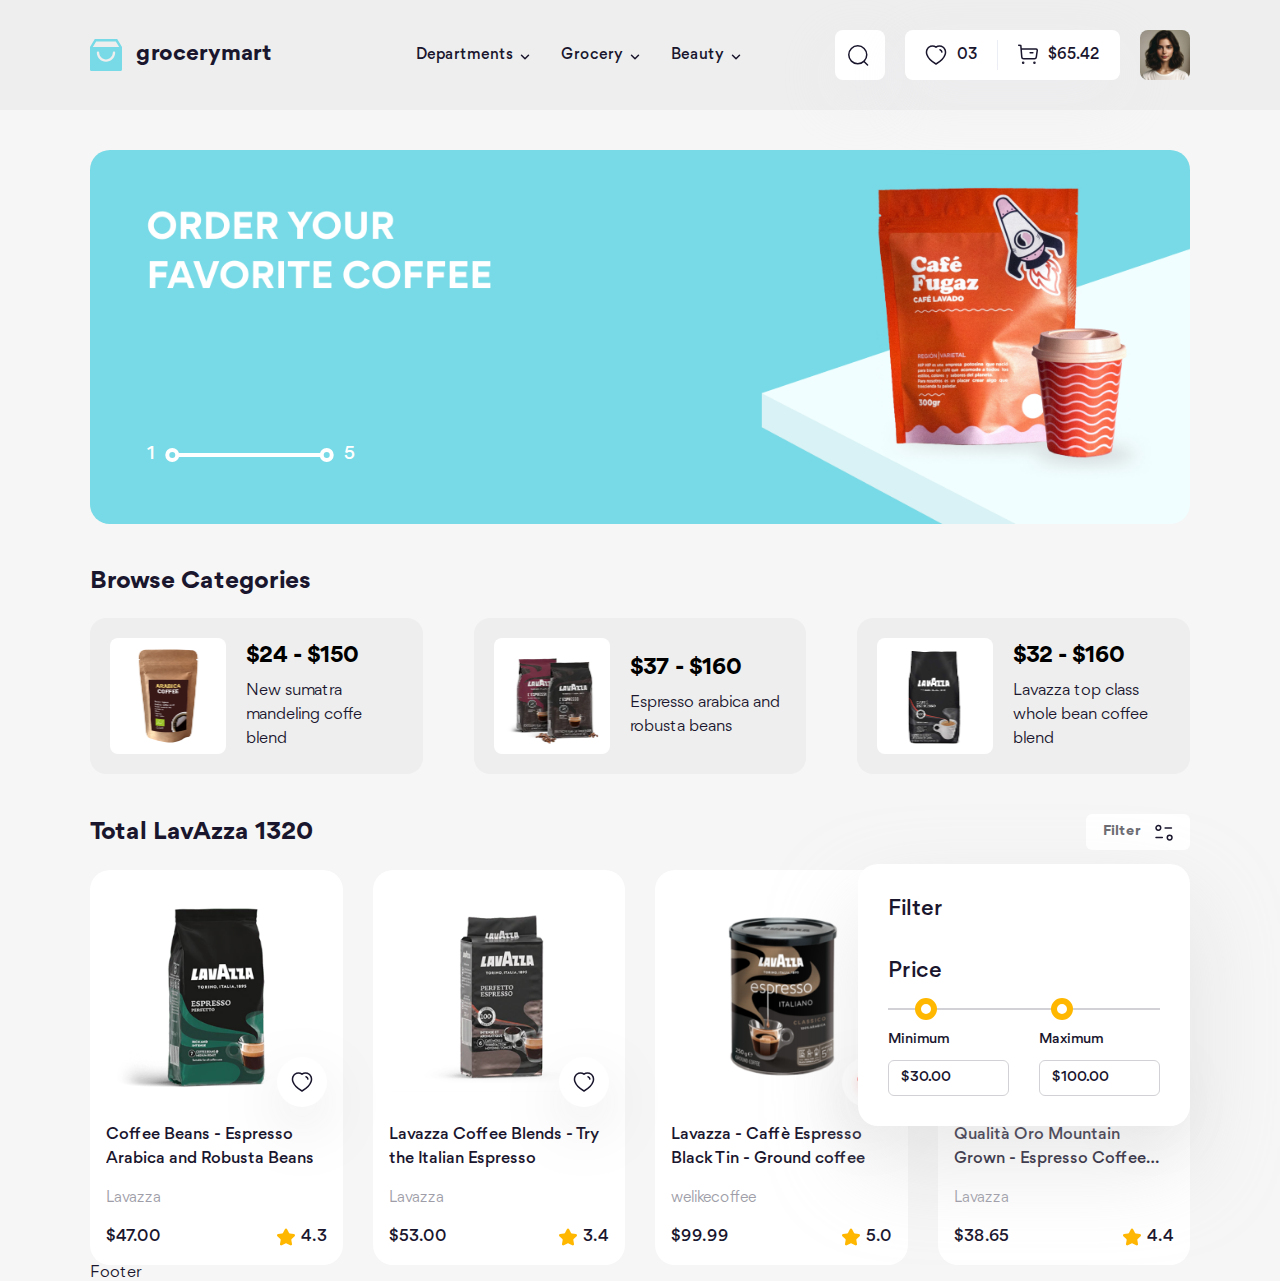
<file: index.html>
<!DOCTYPE html>
<html lang="en">
    <head>
        <meta charset="UTF-8" />
        <meta name="viewport" content="width=device-width, initial-scale=1.0" />
        <title>Grocery Mart</title>

        <!-- Favicon -->
        <link rel="apple-touch-icon" sizes="76x76" href="./assets/favicon/apple-touch-icon.png" />
        <link rel="icon" type="image/png" sizes="32x32" href="./assets/favicon/favicon-32x32.png" />
        <link rel="icon" type="image/png" sizes="16x16" href="./assets/favicon/favicon-16x16.png" />
        <link rel="manifest" href="./assets/favicon/site.webmanifest" />
        <meta name="msapplication-TileColor" content="#da532c" />
        <meta name="theme-color" content="#ffffff" />

        <!-- Fonts -->
        <link rel="stylesheet" href="./assets/fonts/stylesheet.css" />

        <!-- Styles -->
        <link rel="stylesheet" href="./assets/css/main.css" />

        <!-- Scripts -->
        <script src="./assets/js/scripts.js"></script>
    </head>
    <body>
        <!-- Header -->
        <header id="header" class="header"></header>
        <script>
            load("#header", "./templates/header.html");
        </script>

        <div class="container home">
            <!-- Slideshow -->
            <div class="home__container">
                <div class="slideshow">
                    <div class="slideshow__inner">
                        <div class="slideshow__item">
                            <a href="#!" class="slideshow__link">
                                <picture>
                                    <source
                                        media="(max-width: 767.98px)"
                                        srcset="./assets/img/slideshow/item-1-md.png"
                                    />
                                    <img src="./assets/img/slideshow/item-1.png" alt="" class="slideshow__img" />
                                </picture>
                            </a>
                        </div>

                        <div class="slideshow__page">
                            <span class="slideshow__num">1</span>
                            <span class="slideshow__slider"></span>
                            <span class="slideshow__num">5</span>
                        </div>
                    </div>
                </div>
            </div>

            <!-- Browse Categories -->
            <section class="home__container">
                <div class="home__row">
                    <h2 class="home__heading">Browse Categories</h2>
                </div>
                <div class="home__cate row row-cols-3 row-cols-md-1">
                    <!-- Category item 1 -->
                    <div class="col">
                        <a href="#!">
                            <article class="cate-item">
                                <img src="./assets/img/category-item/item-1.png" alt="" class="cate-item__thumb" />
                                <div class="cate-item__info">
                                    <h3 class="cate-item__title">$24 - $150</h3>
                                    <p class="cate-item__desc">New sumatra mandeling coffe blend</p>
                                </div>
                            </article>
                        </a>
                    </div>

                    <!-- Category item 2 -->
                    <div class="col">
                        <a href="#!">
                            <article class="cate-item">
                                <img src="./assets/img/category-item/item-2.png" alt="" class="cate-item__thumb" />
                                <div class="cate-item__info">
                                    <h3 class="cate-item__title">$37 - $160</h3>
                                    <p class="cate-item__desc">Espresso arabica and robusta beans</p>
                                </div>
                            </article>
                        </a>
                    </div>

                    <!-- Category item 3 -->
                    <div class="col">
                        <a href="#!">
                            <article class="cate-item">
                                <img src="./assets/img/category-item/item-3.png" alt="" class="cate-item__thumb" />
                                <div class="cate-item__info">
                                    <h3 class="cate-item__title">$32 - $160</h3>
                                    <p class="cate-item__desc">Lavazza top class whole bean coffee blend</p>
                                </div>
                            </article>
                        </a>
                    </div>
                </div>
            </section>

            <!-- Browse Products -->
            <section class="home__container">
                <div class="home__row">
                    <h2 class="home__heading">Total LavAzza 1320</h2>
                    <div class="filter-wrap">
                        <button class="filter-btn">
                            Filter
                            <img src="./assets/icons/filter.svg" alt="" class="filter-btn__icon icon" />
                        </button>

                        <div class="filter">
                            <h3 class="filter__heading">Filter</h3>
                            <div class="filter__form">
                                <div class="filter__row">
                                    <!-- Filter column 3 -->
                                    <div class="fitler__col">
                                        <label for="" class="filter__form-label">Price</label>
                                        <div class="filter__form-group">
                                            <div
                                                class="filter__form-slider"
                                                style="--min-value: 10%; --max-value: 60%"
                                            ></div>
                                        </div>
                                        <div class="filter__form-group filter__form-group--inline">
                                            <div>
                                                <label for="" class="filter__form-label filter__form-label--small">
                                                    Minimum
                                                </label>
                                                <input type="text" value="$30.00" class="filter__form-input" readonly />
                                            </div>

                                            <div>
                                                <label for="" class="filter__form-label filter__form-label--small">
                                                    Maximum
                                                </label>
                                                <input
                                                    type="text"
                                                    value="$100.00"
                                                    class="filter__form-input"
                                                    readonly
                                                />
                                            </div>
                                        </div>
                                    </div>

                                    <!-- Filter column 2 -->
                                    <div class="fitler__col"></div>

                                    <!-- Filter column 3 -->
                                    <div class="fitler__col"></div>
                                </div>
                            </div>
                        </div>
                    </div>
                </div>

                <div class="row row-cols-4 row-cols-lg-2 row-cols-sm-1">
                    <!-- Product card 1 -->
                    <div class="col">
                        <article class="product-card">
                            <div class="product-card__img-wrap">
                                <a href="#!">
                                    <img src="./assets/img/product/item-1.png" alt="" class="product-card__thumb" />
                                </a>
                                <button class="like-btn product-card__like-btn">
                                    <img src="./assets/icons/heart.svg" alt="" class="like-btn__icon icon" />
                                    <img src="./assets/icons/heart-red.svg" alt="" class="like-btn__icon--liked" />
                                </button>
                            </div>
                            <h3 class="product-card__title line-clamp">
                                <a href="#!">Coffee Beans - Espresso Arabica and Robusta Beans</a>
                            </h3>
                            <p class="product-card__brand">Lavazza</p>
                            <div class="product-card__row">
                                <span class="product-card__price">$47.00</span>
                                <img src="./assets/icons/star.svg" alt="" class="product-card__star" />
                                <span class="product-card__score">4.3</span>
                            </div>
                        </article>
                    </div>

                    <!-- Product card 2 -->
                    <div class="col">
                        <article class="product-card">
                            <div class="product-card__img-wrap">
                                <a href="#!">
                                    <img src="./assets/img/product/item-2.png" alt="" class="product-card__thumb" />
                                </a>
                                <button class="like-btn product-card__like-btn">
                                    <img src="./assets/icons/heart.svg" alt="" class="like-btn__icon icon" />
                                    <img src="./assets/icons/heart-red.svg" alt="" class="like-btn__icon--liked" />
                                </button>
                            </div>
                            <h3 class="product-card__title line-clamp">
                                <a href="#!">Lavazza Coffee Blends - Try the Italian Espresso</a>
                            </h3>
                            <p class="product-card__brand">Lavazza</p>
                            <div class="product-card__row">
                                <span class="product-card__price">$53.00</span>
                                <img src="./assets/icons/star.svg" alt="" class="product-card__star" />
                                <span class="product-card__score">3.4</span>
                            </div>
                        </article>
                    </div>

                    <!-- Product card 3 -->
                    <div class="col">
                        <article class="product-card">
                            <div class="product-card__img-wrap">
                                <a href="#!">
                                    <img src="./assets/img/product/item-3.png" alt="" class="product-card__thumb" />
                                </a>
                                <button class="like-btn like-btn--liked product-card__like-btn">
                                    <img src="./assets/icons/heart.svg" alt="" class="like-btn__icon icon" />
                                    <img src="./assets/icons/heart-red.svg" alt="" class="like-btn__icon--liked" />
                                </button>
                            </div>
                            <h3 class="product-card__title line-clamp">
                                <a href="#!">Lavazza - Caffè Espresso Black Tin - Ground coffee</a>
                            </h3>
                            <p class="product-card__brand">welikecoffee</p>
                            <div class="product-card__row">
                                <span class="product-card__price">$99.99</span>
                                <img src="./assets/icons/star.svg" alt="" class="product-card__star" />
                                <span class="product-card__score">5.0</span>
                            </div>
                        </article>
                    </div>

                    <!-- Product card 4 -->
                    <div class="col">
                        <article class="product-card">
                            <div class="product-card__img-wrap">
                                <a href="#!">
                                    <img src="./assets/img/product/item-4.png" alt="" class="product-card__thumb" />
                                </a>
                                <button class="like-btn product-card__like-btn">
                                    <img src="./assets/icons/heart.svg" alt="" class="like-btn__icon icon" />
                                    <img src="./assets/icons/heart-red.svg" alt="" class="like-btn__icon--liked" />
                                </button>
                            </div>
                            <h3 class="product-card__title line-clamp">
                                <a href="#!">Qualità Oro Mountain Grown - Espresso Coffee Beans</a>
                            </h3>
                            <p class="product-card__brand">Lavazza</p>
                            <div class="product-card__row">
                                <span class="product-card__price">$38.65</span>
                                <img src="./assets/icons/star.svg" alt="" class="product-card__star" />
                                <span class="product-card__score">4.4</span>
                            </div>
                        </article>
                    </div>
                </div>
            </section>

            <!-- Footer -->
            <footer id="footer"></footer>
            <script>
                load("#footer", "./templates/footer.html");
            </script>
        </div>
    </body>
</html>
</file>
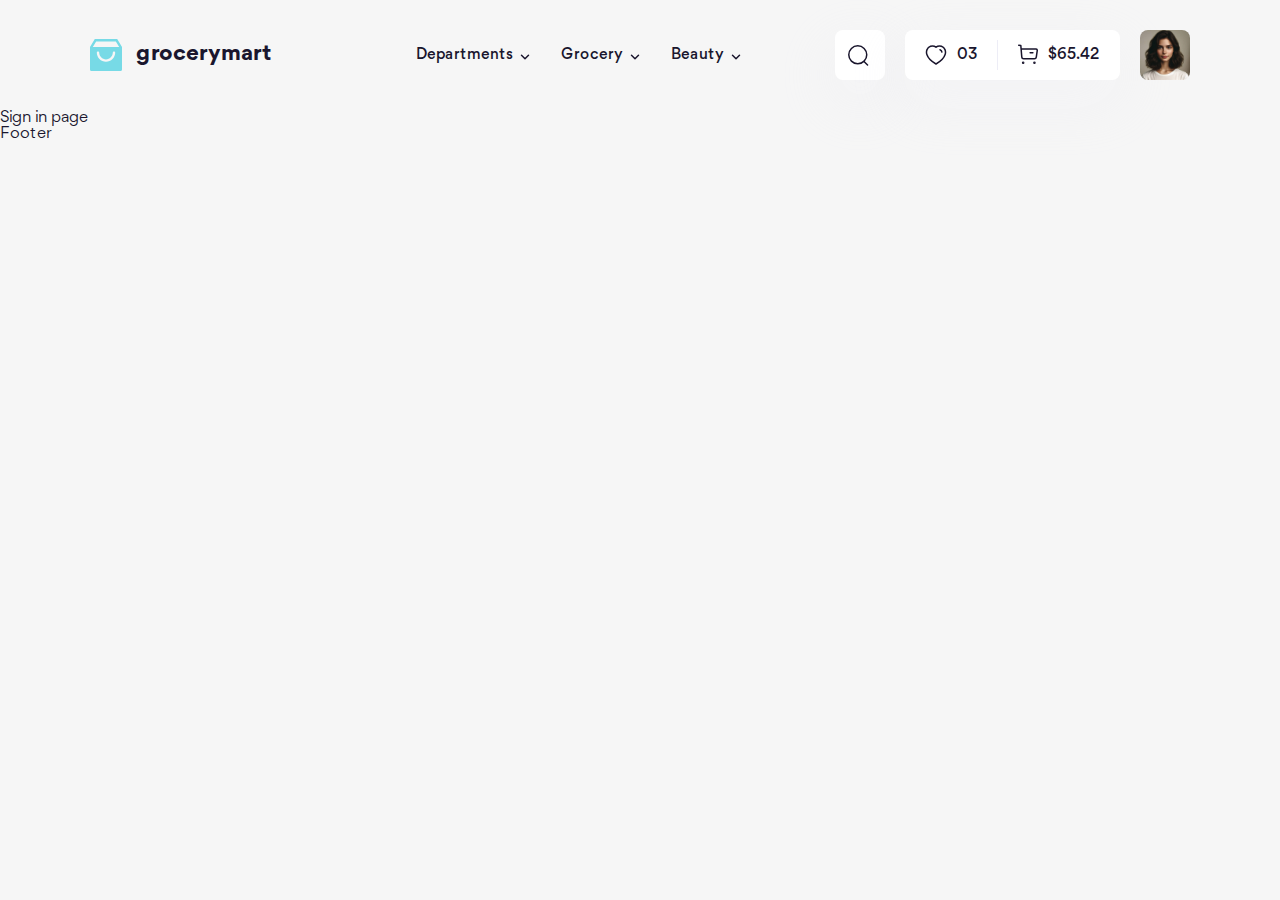
<file: sign-in.html>
<!DOCTYPE html>
<html lang="en">
    <head>
        <meta charset="UTF-8" />
        <meta name="viewport" content="width=device-width, initial-scale=1.0" />
        <title>Sign in | Grocery Mart</title>

        <!-- Favicon -->
        <link
            rel="apple-touch-icon"
            sizes="76x76"
            href="./assets/favicon/apple-touch-icon.png"
        />
        <link
            rel="icon"
            type="image/png"
            sizes="32x32"
            href="./assets/favicon/favicon-32x32.png"
        />
        <link
            rel="icon"
            type="image/png"
            sizes="16x16"
            href="./assets/favicon/favicon-16x16.png"
        />
        <link rel="manifest" href="./assets/favicon/site.webmanifest" />
        <meta name="msapplication-TileColor" content="#da532c" />
        <meta name="theme-color" content="#ffffff" />

        <!-- Fonts -->
        <link rel="stylesheet" href="./assets/fonts/stylesheet.css" />

        <!-- Styles -->
        <link rel="stylesheet" href="./assets/css/main.css" />

        <!-- Scripts -->
        <script src="./assets/js/scripts.js"></script>
    </head>
    <body>
        <!-- Header -->
        <header id="header"></header>
        <script>
            load("#header", "./templates/header.html");
        </script>

        <!-- Main -->
        <h1>Sign in page</h1>

        <!-- Footer -->
        <footer id="footer"></footer>
        <script>
            load("#footer", "./templates/footer.html");
        </script>
    </body>
</html>
</file>
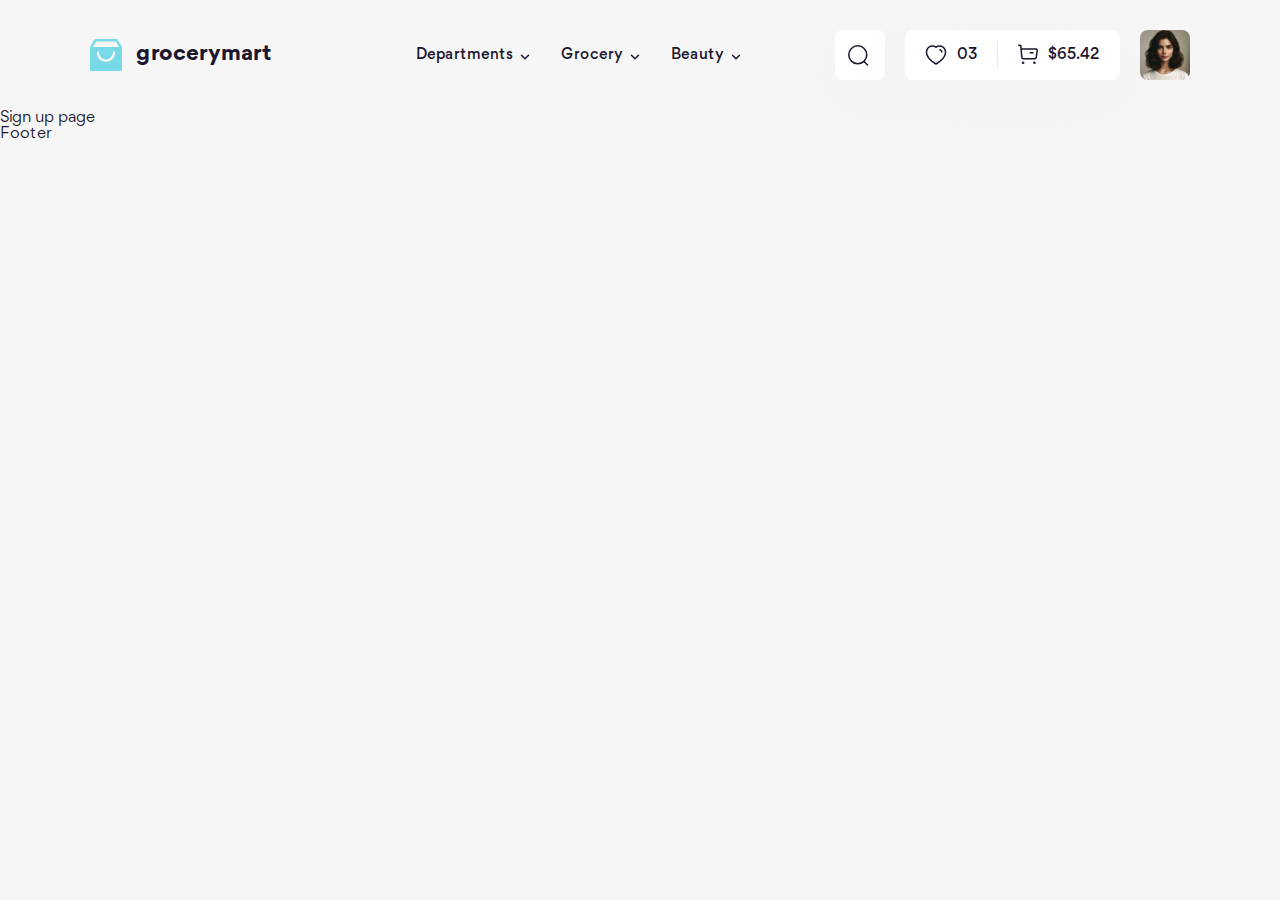
<file: sign-up.html>
<!DOCTYPE html>
<html lang="en">
    <head>
        <meta charset="UTF-8" />
        <meta name="viewport" content="width=device-width, initial-scale=1.0" />
        <title>Sign up | Grocery Mart</title>

        <!-- Favicon -->
        <link
            rel="apple-touch-icon"
            sizes="76x76"
            href="./assets/favicon/apple-touch-icon.png"
        />
        <link
            rel="icon"
            type="image/png"
            sizes="32x32"
            href="./assets/favicon/favicon-32x32.png"
        />
        <link
            rel="icon"
            type="image/png"
            sizes="16x16"
            href="./assets/favicon/favicon-16x16.png"
        />
        <link rel="manifest" href="./assets/favicon/site.webmanifest" />
        <meta name="msapplication-TileColor" content="#da532c" />
        <meta name="theme-color" content="#ffffff" />

        <!-- Fonts -->
        <link rel="stylesheet" href="./assets/fonts/stylesheet.css" />

        <!-- Styles -->
        <link rel="stylesheet" href="./assets/css/main.css" />

        <!-- Scripts -->
        <script src="./assets/js/scripts.js"></script>
    </head>
    <body>
        <!-- Header -->
        <header id="header"></header>
        <script>
            load("#header", "./templates/header.html");
        </script>

        <!-- Main -->
        <h1>Sign up page</h1>

        <!-- Footer -->
        <footer id="footer"></footer>
        <script>
            load("#footer", "./templates/footer.html");
        </script>
    </body>
</html>
</file>
<file: assets/fonts/stylesheet.css>
@font-face {
    font-family: 'Gordita';
    src: url('Gordita-Light.woff2') format('woff2'),
        url('Gordita-Light.woff') format('woff');
    font-weight: 300;
    font-style: normal;
    font-display: swap;
}

@font-face {
    font-family: 'Gordita';
    src: url('Gordita-Black.woff2') format('woff2'),
        url('Gordita-Black.woff') format('woff');
    font-weight: 900;
    font-style: normal;
    font-display: swap;
}

@font-face {
    font-family: 'Gordita';
    src: url('Gordita-BoldItalic.woff2') format('woff2'),
        url('Gordita-BoldItalic.woff') format('woff');
    font-weight: bold;
    font-style: italic;
    font-display: swap;
}

@font-face {
    font-family: 'Gordita';
    src: url('Gordita-BlackItalic.woff2') format('woff2'),
        url('Gordita-BlackItalic.woff') format('woff');
    font-weight: 900;
    font-style: italic;
    font-display: swap;
}

@font-face {
    font-family: 'Gordita';
    src: url('Gordita-Bold.woff2') format('woff2'),
        url('Gordita-Bold.woff') format('woff');
    font-weight: bold;
    font-style: normal;
    font-display: swap;
}

@font-face {
    font-family: 'Gordita';
    src: url('Gordita-Medium.woff2') format('woff2'),
        url('Gordita-Medium.woff') format('woff');
    font-weight: 500;
    font-style: normal;
    font-display: swap;
}

@font-face {
    font-family: 'Gordita';
    src: url('Gordita-Regular.woff2') format('woff2'),
        url('Gordita-Regular.woff') format('woff');
    font-weight: normal;
    font-style: normal;
    font-display: swap;
}

@font-face {
    font-family: 'Gordita';
    src: url('Gordita-LightItalic.woff2') format('woff2'),
        url('Gordita-LightItalic.woff') format('woff');
    font-weight: 300;
    font-style: italic;
    font-display: swap;
}

@font-face {
    font-family: 'Gordita';
    src: url('Gordita-MediumItalic.woff2') format('woff2'),
        url('Gordita-MediumItalic.woff') format('woff');
    font-weight: 500;
    font-style: italic;
    font-display: swap;
}

@font-face {
    font-family: 'Gordita';
    src: url('Gordita-Italic.woff2') format('woff2'),
        url('Gordita-Italic.woff') format('woff');
    font-weight: normal;
    font-style: italic;
    font-display: swap;
}
</file>
<file: assets/css/main.css>
/* http://meyerweb.com/eric/tools/css/reset/ 
   v2.0 | 20110126
   License: none (public domain)
*/
html,
body,
div,
span,
applet,
object,
iframe,
h1,
h2,
h3,
h4,
h5,
h6,
p,
blockquote,
pre,
a,
abbr,
acronym,
address,
big,
cite,
code,
del,
dfn,
em,
img,
ins,
kbd,
q,
s,
samp,
small,
strike,
strong,
sub,
sup,
tt,
var,
b,
u,
i,
center,
dl,
dt,
dd,
ol,
ul,
li,
fieldset,
form,
label,
legend,
table,
caption,
tbody,
tfoot,
thead,
tr,
th,
td,
article,
aside,
canvas,
details,
embed,
figure,
figcaption,
footer,
header,
hgroup,
menu,
nav,
output,
ruby,
section,
summary,
time,
mark,
audio,
video {
  margin: 0;
  padding: 0;
  border: 0;
  font-size: 100%;
  font: inherit;
  vertical-align: baseline;
}

/* HTML5 display-role reset for older browsers */
article,
aside,
details,
figcaption,
figure,
footer,
header,
hgroup,
menu,
nav,
section {
  display: block;
}

body {
  line-height: 1;
}

ol,
ul {
  list-style: none;
}

blockquote,
q {
  quotes: none;
}

blockquote:before,
blockquote:after,
q:before,
q:after {
  content: "";
  content: none;
}

table {
  border-collapse: collapse;
  border-spacing: 0;
}

*,
::before,
::after {
  box-sizing: border-box;
}

html {
  font-size: 62.5%;
}

body {
  font-size: 1.6rem;
  font-family: "Gordita", sans-serif;
  color: var(--text-color);
  background: var(--body-bg);
}

a {
  color: inherit;
  text-decoration: none;
}

button {
  border: none;
  outline: none;
  background: transparent;
  padding: 0;
  cursor: pointer;
}

a,
img,
button,
input,
textarea,
select {
  font-family: inherit;
  color: inherit;
  outline: none;
  -webkit-tap-highlight-color: transparent;
}

.icon {
  filter: var(--icon-color);
}

.line-clamp {
  display: -webkit-box;
  -webkit-line-clamp: 2;
  -webkit-box-orient: vertical;
  overflow: hidden;
}

.row > *, .container-fluid, .container {
  padding-left: calc(var(--grid-gutter-x) * 0.5);
  padding-right: calc(var(--grid-gutter-x) * 0.5);
}

.container-fluid, .container {
  --grid-gutter-x: 40px;
  --grid-gutter-y: 0;
  width: 100%;
  margin-left: auto;
  margin-right: auto;
}

.container {
  width: 1370px;
}

.row {
  display: flex;
  flex-wrap: wrap;
  margin-top: calc(var(--grid-gutter-y) * -1);
  margin-left: calc(var(--grid-gutter-x) * 0.5 * -1);
  margin-right: calc(var(--grid-gutter-x) * 0.5 * -1);
}
.row > * {
  margin-top: var(--grid-gutter-y);
}

.col {
  flex: 1 0;
}

.row-cols-1 > * {
  flex: 0 0 auto;
  width: 100%;
}

.row-cols-2 > * {
  flex: 0 0 auto;
  width: 50%;
}

.row-cols-3 > * {
  flex: 0 0 auto;
  width: 33.3333333333%;
}

.row-cols-4 > * {
  flex: 0 0 auto;
  width: 25%;
}

.row-cols-5 > * {
  flex: 0 0 auto;
  width: 20%;
}

.row-cols-6 > * {
  flex: 0 0 auto;
  width: 16.6666666667%;
}

.col-1 {
  flex: 0 0 auto;
  width: 8.3333333333%;
}

.col-2 {
  flex: 0 0 auto;
  width: 16.6666666667%;
}

.col-3 {
  flex: 0 0 auto;
  width: 25%;
}

.col-4 {
  flex: 0 0 auto;
  width: 33.3333333333%;
}

.col-5 {
  flex: 0 0 auto;
  width: 41.6666666667%;
}

.col-6 {
  flex: 0 0 auto;
  width: 50%;
}

.col-7 {
  flex: 0 0 auto;
  width: 58.3333333333%;
}

.col-8 {
  flex: 0 0 auto;
  width: 66.6666666667%;
}

.col-9 {
  flex: 0 0 auto;
  width: 75%;
}

.col-10 {
  flex: 0 0 auto;
  width: 83.3333333333%;
}

.col-11 {
  flex: 0 0 auto;
  width: 91.6666666667%;
}

.col-12 {
  flex: 0 0 auto;
  width: 100%;
}

.offset-0 {
  margin-left: 0;
}

.offset-1 {
  margin-left: 8.3333333333%;
}

.offset-2 {
  margin-left: 16.6666666667%;
}

.offset-3 {
  margin-left: 25%;
}

.offset-4 {
  margin-left: 33.3333333333%;
}

.offset-5 {
  margin-left: 41.6666666667%;
}

.offset-6 {
  margin-left: 50%;
}

.offset-7 {
  margin-left: 58.3333333333%;
}

.offset-8 {
  margin-left: 66.6666666667%;
}

.offset-9 {
  margin-left: 75%;
}

.offset-10 {
  margin-left: 83.3333333333%;
}

.offset-11 {
  margin-left: 91.6666666667%;
}

.g-0,
.gx-0 {
  --grid-gutter-x: 0px;
}

.g-0,
.gy-0 {
  --grid-gutter-y: 0px;
}

.g-1,
.gx-1 {
  --grid-gutter-x: 10px;
}

.g-1,
.gy-1 {
  --grid-gutter-y: 10px;
}

.g-2,
.gx-2 {
  --grid-gutter-x: 20px;
}

.g-2,
.gy-2 {
  --grid-gutter-y: 20px;
}

.g-3,
.gx-3 {
  --grid-gutter-x: 40px;
}

.g-3,
.gy-3 {
  --grid-gutter-y: 40px;
}

.g-4,
.gx-4 {
  --grid-gutter-x: 60px;
}

.g-4,
.gy-4 {
  --grid-gutter-y: 60px;
}

.g-5,
.gx-5 {
  --grid-gutter-x: 120px;
}

.g-5,
.gy-5 {
  --grid-gutter-y: 120px;
}

@media (max-width: 1399.98px) {
  .container {
    max-width: 1140px;
  }
  .row-cols-xxl-1 > * {
    flex: 0 0 auto;
    width: 100%;
  }
  .row-cols-xxl-2 > * {
    flex: 0 0 auto;
    width: 50%;
  }
  .row-cols-xxl-3 > * {
    flex: 0 0 auto;
    width: 33.3333333333%;
  }
  .row-cols-xxl-4 > * {
    flex: 0 0 auto;
    width: 25%;
  }
  .row-cols-xxl-5 > * {
    flex: 0 0 auto;
    width: 20%;
  }
  .row-cols-xxl-6 > * {
    flex: 0 0 auto;
    width: 16.6666666667%;
  }
  .col-xxl-1 {
    flex: 0 0 auto;
    width: 8.3333333333%;
  }
  .col-xxl-2 {
    flex: 0 0 auto;
    width: 16.6666666667%;
  }
  .col-xxl-3 {
    flex: 0 0 auto;
    width: 25%;
  }
  .col-xxl-4 {
    flex: 0 0 auto;
    width: 33.3333333333%;
  }
  .col-xxl-5 {
    flex: 0 0 auto;
    width: 41.6666666667%;
  }
  .col-xxl-6 {
    flex: 0 0 auto;
    width: 50%;
  }
  .col-xxl-7 {
    flex: 0 0 auto;
    width: 58.3333333333%;
  }
  .col-xxl-8 {
    flex: 0 0 auto;
    width: 66.6666666667%;
  }
  .col-xxl-9 {
    flex: 0 0 auto;
    width: 75%;
  }
  .col-xxl-10 {
    flex: 0 0 auto;
    width: 83.3333333333%;
  }
  .col-xxl-11 {
    flex: 0 0 auto;
    width: 91.6666666667%;
  }
  .col-xxl-12 {
    flex: 0 0 auto;
    width: 100%;
  }
  .offset-xxl-0 {
    margin-left: 0;
  }
  .offset-xxl-1 {
    margin-left: 8.3333333333%;
  }
  .offset-xxl-2 {
    margin-left: 16.6666666667%;
  }
  .offset-xxl-3 {
    margin-left: 25%;
  }
  .offset-xxl-4 {
    margin-left: 33.3333333333%;
  }
  .offset-xxl-5 {
    margin-left: 41.6666666667%;
  }
  .offset-xxl-6 {
    margin-left: 50%;
  }
  .offset-xxl-7 {
    margin-left: 58.3333333333%;
  }
  .offset-xxl-8 {
    margin-left: 66.6666666667%;
  }
  .offset-xxl-9 {
    margin-left: 75%;
  }
  .offset-xxl-10 {
    margin-left: 83.3333333333%;
  }
  .offset-xxl-11 {
    margin-left: 91.6666666667%;
  }
  .g-xxl-0,
  .gx-xxl-0 {
    --grid-gutter-x: 0px;
  }
  .g-xxl-0,
  .gy-xxl-0 {
    --grid-gutter-y: 0px;
  }
  .g-xxl-1,
  .gx-xxl-1 {
    --grid-gutter-x: 10px;
  }
  .g-xxl-1,
  .gy-xxl-1 {
    --grid-gutter-y: 10px;
  }
  .g-xxl-2,
  .gx-xxl-2 {
    --grid-gutter-x: 20px;
  }
  .g-xxl-2,
  .gy-xxl-2 {
    --grid-gutter-y: 20px;
  }
  .g-xxl-3,
  .gx-xxl-3 {
    --grid-gutter-x: 40px;
  }
  .g-xxl-3,
  .gy-xxl-3 {
    --grid-gutter-y: 40px;
  }
  .g-xxl-4,
  .gx-xxl-4 {
    --grid-gutter-x: 60px;
  }
  .g-xxl-4,
  .gy-xxl-4 {
    --grid-gutter-y: 60px;
  }
  .g-xxl-5,
  .gx-xxl-5 {
    --grid-gutter-x: 120px;
  }
  .g-xxl-5,
  .gy-xxl-5 {
    --grid-gutter-y: 120px;
  }
}
@media (max-width: 1199.98px) {
  .container {
    max-width: 960px;
  }
  .row-cols-xl-1 > * {
    flex: 0 0 auto;
    width: 100%;
  }
  .row-cols-xl-2 > * {
    flex: 0 0 auto;
    width: 50%;
  }
  .row-cols-xl-3 > * {
    flex: 0 0 auto;
    width: 33.3333333333%;
  }
  .row-cols-xl-4 > * {
    flex: 0 0 auto;
    width: 25%;
  }
  .row-cols-xl-5 > * {
    flex: 0 0 auto;
    width: 20%;
  }
  .row-cols-xl-6 > * {
    flex: 0 0 auto;
    width: 16.6666666667%;
  }
  .col-xl-1 {
    flex: 0 0 auto;
    width: 8.3333333333%;
  }
  .col-xl-2 {
    flex: 0 0 auto;
    width: 16.6666666667%;
  }
  .col-xl-3 {
    flex: 0 0 auto;
    width: 25%;
  }
  .col-xl-4 {
    flex: 0 0 auto;
    width: 33.3333333333%;
  }
  .col-xl-5 {
    flex: 0 0 auto;
    width: 41.6666666667%;
  }
  .col-xl-6 {
    flex: 0 0 auto;
    width: 50%;
  }
  .col-xl-7 {
    flex: 0 0 auto;
    width: 58.3333333333%;
  }
  .col-xl-8 {
    flex: 0 0 auto;
    width: 66.6666666667%;
  }
  .col-xl-9 {
    flex: 0 0 auto;
    width: 75%;
  }
  .col-xl-10 {
    flex: 0 0 auto;
    width: 83.3333333333%;
  }
  .col-xl-11 {
    flex: 0 0 auto;
    width: 91.6666666667%;
  }
  .col-xl-12 {
    flex: 0 0 auto;
    width: 100%;
  }
  .offset-xl-0 {
    margin-left: 0;
  }
  .offset-xl-1 {
    margin-left: 8.3333333333%;
  }
  .offset-xl-2 {
    margin-left: 16.6666666667%;
  }
  .offset-xl-3 {
    margin-left: 25%;
  }
  .offset-xl-4 {
    margin-left: 33.3333333333%;
  }
  .offset-xl-5 {
    margin-left: 41.6666666667%;
  }
  .offset-xl-6 {
    margin-left: 50%;
  }
  .offset-xl-7 {
    margin-left: 58.3333333333%;
  }
  .offset-xl-8 {
    margin-left: 66.6666666667%;
  }
  .offset-xl-9 {
    margin-left: 75%;
  }
  .offset-xl-10 {
    margin-left: 83.3333333333%;
  }
  .offset-xl-11 {
    margin-left: 91.6666666667%;
  }
  .g-xl-0,
  .gx-xl-0 {
    --grid-gutter-x: 0px;
  }
  .g-xl-0,
  .gy-xl-0 {
    --grid-gutter-y: 0px;
  }
  .g-xl-1,
  .gx-xl-1 {
    --grid-gutter-x: 10px;
  }
  .g-xl-1,
  .gy-xl-1 {
    --grid-gutter-y: 10px;
  }
  .g-xl-2,
  .gx-xl-2 {
    --grid-gutter-x: 20px;
  }
  .g-xl-2,
  .gy-xl-2 {
    --grid-gutter-y: 20px;
  }
  .g-xl-3,
  .gx-xl-3 {
    --grid-gutter-x: 40px;
  }
  .g-xl-3,
  .gy-xl-3 {
    --grid-gutter-y: 40px;
  }
  .g-xl-4,
  .gx-xl-4 {
    --grid-gutter-x: 60px;
  }
  .g-xl-4,
  .gy-xl-4 {
    --grid-gutter-y: 60px;
  }
  .g-xl-5,
  .gx-xl-5 {
    --grid-gutter-x: 120px;
  }
  .g-xl-5,
  .gy-xl-5 {
    --grid-gutter-y: 120px;
  }
}
@media (max-width: 991.98px) {
  .container {
    max-width: 720px;
  }
  .row-cols-lg-1 > * {
    flex: 0 0 auto;
    width: 100%;
  }
  .row-cols-lg-2 > * {
    flex: 0 0 auto;
    width: 50%;
  }
  .row-cols-lg-3 > * {
    flex: 0 0 auto;
    width: 33.3333333333%;
  }
  .row-cols-lg-4 > * {
    flex: 0 0 auto;
    width: 25%;
  }
  .row-cols-lg-5 > * {
    flex: 0 0 auto;
    width: 20%;
  }
  .row-cols-lg-6 > * {
    flex: 0 0 auto;
    width: 16.6666666667%;
  }
  .col-lg-1 {
    flex: 0 0 auto;
    width: 8.3333333333%;
  }
  .col-lg-2 {
    flex: 0 0 auto;
    width: 16.6666666667%;
  }
  .col-lg-3 {
    flex: 0 0 auto;
    width: 25%;
  }
  .col-lg-4 {
    flex: 0 0 auto;
    width: 33.3333333333%;
  }
  .col-lg-5 {
    flex: 0 0 auto;
    width: 41.6666666667%;
  }
  .col-lg-6 {
    flex: 0 0 auto;
    width: 50%;
  }
  .col-lg-7 {
    flex: 0 0 auto;
    width: 58.3333333333%;
  }
  .col-lg-8 {
    flex: 0 0 auto;
    width: 66.6666666667%;
  }
  .col-lg-9 {
    flex: 0 0 auto;
    width: 75%;
  }
  .col-lg-10 {
    flex: 0 0 auto;
    width: 83.3333333333%;
  }
  .col-lg-11 {
    flex: 0 0 auto;
    width: 91.6666666667%;
  }
  .col-lg-12 {
    flex: 0 0 auto;
    width: 100%;
  }
  .offset-lg-0 {
    margin-left: 0;
  }
  .offset-lg-1 {
    margin-left: 8.3333333333%;
  }
  .offset-lg-2 {
    margin-left: 16.6666666667%;
  }
  .offset-lg-3 {
    margin-left: 25%;
  }
  .offset-lg-4 {
    margin-left: 33.3333333333%;
  }
  .offset-lg-5 {
    margin-left: 41.6666666667%;
  }
  .offset-lg-6 {
    margin-left: 50%;
  }
  .offset-lg-7 {
    margin-left: 58.3333333333%;
  }
  .offset-lg-8 {
    margin-left: 66.6666666667%;
  }
  .offset-lg-9 {
    margin-left: 75%;
  }
  .offset-lg-10 {
    margin-left: 83.3333333333%;
  }
  .offset-lg-11 {
    margin-left: 91.6666666667%;
  }
  .g-lg-0,
  .gx-lg-0 {
    --grid-gutter-x: 0px;
  }
  .g-lg-0,
  .gy-lg-0 {
    --grid-gutter-y: 0px;
  }
  .g-lg-1,
  .gx-lg-1 {
    --grid-gutter-x: 10px;
  }
  .g-lg-1,
  .gy-lg-1 {
    --grid-gutter-y: 10px;
  }
  .g-lg-2,
  .gx-lg-2 {
    --grid-gutter-x: 20px;
  }
  .g-lg-2,
  .gy-lg-2 {
    --grid-gutter-y: 20px;
  }
  .g-lg-3,
  .gx-lg-3 {
    --grid-gutter-x: 40px;
  }
  .g-lg-3,
  .gy-lg-3 {
    --grid-gutter-y: 40px;
  }
  .g-lg-4,
  .gx-lg-4 {
    --grid-gutter-x: 60px;
  }
  .g-lg-4,
  .gy-lg-4 {
    --grid-gutter-y: 60px;
  }
  .g-lg-5,
  .gx-lg-5 {
    --grid-gutter-x: 120px;
  }
  .g-lg-5,
  .gy-lg-5 {
    --grid-gutter-y: 120px;
  }
}
@media (max-width: 767.98px) {
  .container {
    max-width: 540px;
  }
  .row-cols-md-1 > * {
    flex: 0 0 auto;
    width: 100%;
  }
  .row-cols-md-2 > * {
    flex: 0 0 auto;
    width: 50%;
  }
  .row-cols-md-3 > * {
    flex: 0 0 auto;
    width: 33.3333333333%;
  }
  .row-cols-md-4 > * {
    flex: 0 0 auto;
    width: 25%;
  }
  .row-cols-md-5 > * {
    flex: 0 0 auto;
    width: 20%;
  }
  .row-cols-md-6 > * {
    flex: 0 0 auto;
    width: 16.6666666667%;
  }
  .col-md-1 {
    flex: 0 0 auto;
    width: 8.3333333333%;
  }
  .col-md-2 {
    flex: 0 0 auto;
    width: 16.6666666667%;
  }
  .col-md-3 {
    flex: 0 0 auto;
    width: 25%;
  }
  .col-md-4 {
    flex: 0 0 auto;
    width: 33.3333333333%;
  }
  .col-md-5 {
    flex: 0 0 auto;
    width: 41.6666666667%;
  }
  .col-md-6 {
    flex: 0 0 auto;
    width: 50%;
  }
  .col-md-7 {
    flex: 0 0 auto;
    width: 58.3333333333%;
  }
  .col-md-8 {
    flex: 0 0 auto;
    width: 66.6666666667%;
  }
  .col-md-9 {
    flex: 0 0 auto;
    width: 75%;
  }
  .col-md-10 {
    flex: 0 0 auto;
    width: 83.3333333333%;
  }
  .col-md-11 {
    flex: 0 0 auto;
    width: 91.6666666667%;
  }
  .col-md-12 {
    flex: 0 0 auto;
    width: 100%;
  }
  .offset-md-0 {
    margin-left: 0;
  }
  .offset-md-1 {
    margin-left: 8.3333333333%;
  }
  .offset-md-2 {
    margin-left: 16.6666666667%;
  }
  .offset-md-3 {
    margin-left: 25%;
  }
  .offset-md-4 {
    margin-left: 33.3333333333%;
  }
  .offset-md-5 {
    margin-left: 41.6666666667%;
  }
  .offset-md-6 {
    margin-left: 50%;
  }
  .offset-md-7 {
    margin-left: 58.3333333333%;
  }
  .offset-md-8 {
    margin-left: 66.6666666667%;
  }
  .offset-md-9 {
    margin-left: 75%;
  }
  .offset-md-10 {
    margin-left: 83.3333333333%;
  }
  .offset-md-11 {
    margin-left: 91.6666666667%;
  }
  .g-md-0,
  .gx-md-0 {
    --grid-gutter-x: 0px;
  }
  .g-md-0,
  .gy-md-0 {
    --grid-gutter-y: 0px;
  }
  .g-md-1,
  .gx-md-1 {
    --grid-gutter-x: 10px;
  }
  .g-md-1,
  .gy-md-1 {
    --grid-gutter-y: 10px;
  }
  .g-md-2,
  .gx-md-2 {
    --grid-gutter-x: 20px;
  }
  .g-md-2,
  .gy-md-2 {
    --grid-gutter-y: 20px;
  }
  .g-md-3,
  .gx-md-3 {
    --grid-gutter-x: 40px;
  }
  .g-md-3,
  .gy-md-3 {
    --grid-gutter-y: 40px;
  }
  .g-md-4,
  .gx-md-4 {
    --grid-gutter-x: 60px;
  }
  .g-md-4,
  .gy-md-4 {
    --grid-gutter-y: 60px;
  }
  .g-md-5,
  .gx-md-5 {
    --grid-gutter-x: 120px;
  }
  .g-md-5,
  .gy-md-5 {
    --grid-gutter-y: 120px;
  }
}
@media (max-width: 575.98px) {
  .container {
    max-width: 100%;
  }
  .row-cols-sm-1 > * {
    flex: 0 0 auto;
    width: 100%;
  }
  .row-cols-sm-2 > * {
    flex: 0 0 auto;
    width: 50%;
  }
  .row-cols-sm-3 > * {
    flex: 0 0 auto;
    width: 33.3333333333%;
  }
  .row-cols-sm-4 > * {
    flex: 0 0 auto;
    width: 25%;
  }
  .row-cols-sm-5 > * {
    flex: 0 0 auto;
    width: 20%;
  }
  .row-cols-sm-6 > * {
    flex: 0 0 auto;
    width: 16.6666666667%;
  }
  .col-sm-1 {
    flex: 0 0 auto;
    width: 8.3333333333%;
  }
  .col-sm-2 {
    flex: 0 0 auto;
    width: 16.6666666667%;
  }
  .col-sm-3 {
    flex: 0 0 auto;
    width: 25%;
  }
  .col-sm-4 {
    flex: 0 0 auto;
    width: 33.3333333333%;
  }
  .col-sm-5 {
    flex: 0 0 auto;
    width: 41.6666666667%;
  }
  .col-sm-6 {
    flex: 0 0 auto;
    width: 50%;
  }
  .col-sm-7 {
    flex: 0 0 auto;
    width: 58.3333333333%;
  }
  .col-sm-8 {
    flex: 0 0 auto;
    width: 66.6666666667%;
  }
  .col-sm-9 {
    flex: 0 0 auto;
    width: 75%;
  }
  .col-sm-10 {
    flex: 0 0 auto;
    width: 83.3333333333%;
  }
  .col-sm-11 {
    flex: 0 0 auto;
    width: 91.6666666667%;
  }
  .col-sm-12 {
    flex: 0 0 auto;
    width: 100%;
  }
  .offset-sm-0 {
    margin-left: 0;
  }
  .offset-sm-1 {
    margin-left: 8.3333333333%;
  }
  .offset-sm-2 {
    margin-left: 16.6666666667%;
  }
  .offset-sm-3 {
    margin-left: 25%;
  }
  .offset-sm-4 {
    margin-left: 33.3333333333%;
  }
  .offset-sm-5 {
    margin-left: 41.6666666667%;
  }
  .offset-sm-6 {
    margin-left: 50%;
  }
  .offset-sm-7 {
    margin-left: 58.3333333333%;
  }
  .offset-sm-8 {
    margin-left: 66.6666666667%;
  }
  .offset-sm-9 {
    margin-left: 75%;
  }
  .offset-sm-10 {
    margin-left: 83.3333333333%;
  }
  .offset-sm-11 {
    margin-left: 91.6666666667%;
  }
  .g-sm-0,
  .gx-sm-0 {
    --grid-gutter-x: 0px;
  }
  .g-sm-0,
  .gy-sm-0 {
    --grid-gutter-y: 0px;
  }
  .g-sm-1,
  .gx-sm-1 {
    --grid-gutter-x: 10px;
  }
  .g-sm-1,
  .gy-sm-1 {
    --grid-gutter-y: 10px;
  }
  .g-sm-2,
  .gx-sm-2 {
    --grid-gutter-x: 20px;
  }
  .g-sm-2,
  .gy-sm-2 {
    --grid-gutter-y: 20px;
  }
  .g-sm-3,
  .gx-sm-3 {
    --grid-gutter-x: 40px;
  }
  .g-sm-3,
  .gy-sm-3 {
    --grid-gutter-y: 40px;
  }
  .g-sm-4,
  .gx-sm-4 {
    --grid-gutter-x: 60px;
  }
  .g-sm-4,
  .gy-sm-4 {
    --grid-gutter-y: 60px;
  }
  .g-sm-5,
  .gx-sm-5 {
    --grid-gutter-x: 120px;
  }
  .g-sm-5,
  .gy-sm-5 {
    --grid-gutter-y: 120px;
  }
}
.d-block {
  display: block !important;
}

.d-flex {
  display: flex !important;
}

.d-grid {
  display: grid !important;
}

.d-none {
  display: none !important;
}

@media (max-width: 1399.98px) {
  .d-xxl-block {
    display: block !important;
  }
  .d-xxl-flex {
    display: flex !important;
  }
  .d-xxl-grid {
    display: grid !important;
  }
  .d-xxl-none {
    display: none !important;
  }
}
@media (max-width: 1199.98px) {
  .d-xl-block {
    display: block !important;
  }
  .d-xl-flex {
    display: flex !important;
  }
  .d-xl-grid {
    display: grid !important;
  }
  .d-xl-none {
    display: none !important;
  }
}
@media (max-width: 991.98px) {
  .d-lg-block {
    display: block !important;
  }
  .d-lg-flex {
    display: flex !important;
  }
  .d-lg-grid {
    display: grid !important;
  }
  .d-lg-none {
    display: none !important;
  }
}
@media (max-width: 767.98px) {
  .d-md-block {
    display: block !important;
  }
  .d-md-flex {
    display: flex !important;
  }
  .d-md-grid {
    display: grid !important;
  }
  .d-md-none {
    display: none !important;
  }
}
@media (max-width: 575.98px) {
  .d-sm-block {
    display: block !important;
  }
  .d-sm-flex {
    display: flex !important;
  }
  .d-sm-grid {
    display: grid !important;
  }
  .d-sm-none {
    display: none !important;
  }
}
html.dark {
  --text-color: #fff;
  --icon-color: brightness(0) saturate(100%) invert(100%) sepia(100%) saturate(0%) hue-rotate(182deg) brightness(103%)
      contrast(101%);
  --body-bg: #292e39;
  --header-bg-color: #171c28;
  --top-act-group-bg-color: #292e39;
  --top-act-group-shadow: #00000033;
  --top-act-group-separate: #ededf6;
  --dropdown-bg-color: #424957;
  --dropdown-shadow-color: rgba(23, 28, 40, 0.4);
  --dropdown-filter-color: brightness(0) saturate(100%) invert(26%) sepia(15%) saturate(677%) hue-rotate(182deg)
      brightness(93%) contrast(85%);
  --top-menu-border-color: #171c28;
  --menu-column-link-color: #b9babe;
  --menu-column-icon-color: brightness(0) saturate(100%) invert(86%) sepia(4%) saturate(373%) hue-rotate(202deg)
      brightness(113%) contrast(95%);
  --sidebar-bg: #292e39;
  --sidebar-shadow-color: rgba(23, 28, 40, 0.4);
  --cate-item-bg: #171c28;
  --cate-item-thumb-bg: #292e39;
  --cate-item-title-color: #fff;
  --filter-btn-color: #fff;
  --filter-btn-bg: #171c28;
  --like-btn-bg: #292e39;
  --product-card-bg: #171c28;
  --product-card-shadow: rgba(237, 237, 246, 0.2);
}
@media (max-width: 991.98px) {
  html.dark {
    --header-shadow-color: rgba(0, 0, 0, 0.2);
  }
}

html {
  --text-color: #1a162e;
  --icon-color: brightness(0) saturate(100%) invert(8%) sepia(33%) saturate(1051%) hue-rotate(210deg) brightness(97%)
      contrast(98%);
  --body-bg: #f6f6f6;
  --header-bg-color: #eee;
  --top-act-group-bg-color: #fff;
  --top-act-group-shadow: #ededf633;
  --top-act-group-separate: #ededf6;
  --dropdown-bg-color: #fff;
  --dropdown-shadow-color: rgba(200, 200, 200, 0.4);
  --top-menu-border-color: #d2d1d6;
  --menu-column-link-color: #1a162e;
  --sidebar-bg: #fff;
  --sidebar-shadow-color: rgba(200, 200, 200, 0.4);
  --cate-item-bg: #eee;
  --cate-item-thumb-bg: #fff;
  --cate-item-title-color: #000;
  --filter-btn-color: #6c6c72;
  --filter-btn-bg: #fff;
  --like-btn-bg: #fff;
  --product-card-bg: #fff;
  --product-card-shadow: rgba(237, 237, 246, 0.2);
  --filter-form-bg: #fff;
  --filter-form-shadow: rgba(200, 200, 200, 0.4);
}
@media (max-width: 991.98px) {
  html {
    --header-bg-color: #fff;
    --header-shadow-color: rgba(237, 237, 246, 0.2);
    --top-act-group-bg-color: #eee;
    --top-act-group-separate: #1a162e;
  }
}
@media (max-width: 767.98px) {
  html {
    --cate-item-bg: #fff;
  }
}

.top-act__btn, .top-act__group, .top-act, .navbar__link, .navbar__list, .top-bar {
  display: flex;
  align-items: center;
}

.header {
  background: var(--header-bg-color);
}
@media (max-width: 991.98px) {
  .header {
    box-shadow: 0px 20px 60px 10px var(--header-shadow-color);
  }
}

.top-bar {
  position: relative;
  padding: 30px 0;
  z-index: 1;
}
@media (max-width: 991.98px) {
  .top-bar {
    padding: 20px 0;
  }
}
@media (max-width: 767.98px) {
  .top-bar {
    padding: 16px;
    justify-content: space-between;
  }
}
.top-bar__img {
  display: block;
}

.navbar {
  margin-left: 129px;
}
@media (max-width: 1199.98px) {
  .navbar {
    margin-left: 28px;
  }
}
@media (max-width: 991.98px) {
  .navbar {
    position: fixed;
    inset: 0 50% 0 0;
    z-index: 9;
    padding: 20px 0;
    border-radius: 0px 20px 20px 0px;
    background: var(--sidebar-bg);
    margin-left: 0;
    translate: -100%;
    transition: translate 0.5s;
  }
  .navbar.show {
    translate: 0;
    box-shadow: 0px 40px 90px 20px var(--sidebar-shadow-color);
  }
  .navbar.show ~ .navbar__overlay {
    opacity: 1;
    visibility: visible;
  }
}
@media (max-width: 575.98px) {
  .navbar {
    inset: 0 20% 0 0;
  }
}
.navbar__close-btn {
  display: none;
}
@media (max-width: 991.98px) {
  .navbar__close-btn {
    display: block;
    padding: 10px 40px;
  }
}
@media (max-width: 575.98px) {
  .navbar__close-btn {
    padding: 0px 20px 10px;
  }
}
.navbar__overlay {
  opacity: 0;
  visibility: hidden;
}
@media (max-width: 991.98px) {
  .navbar__overlay {
    position: fixed;
    inset: 0;
    z-index: 8;
    transition: opacity, visibility;
    transition-duration: 0.5s;
    background: rgba(0, 0, 0, 0.4);
  }
}
@media (max-width: 991.98px) {
  .navbar__list {
    flex-direction: column;
    align-items: flex-start;
    overflow-y: auto;
    overscroll-behavior: contain;
    height: calc(100% - 40px);
  }
}
@media (max-width: 767.98px) {
  .navbar__list {
    height: calc(100% - 140px);
  }
}
@media (max-width: 575.98px) {
  .navbar__list {
    height: calc(100% - 124px);
  }
}
.navbar__item:hover .dropdown {
  display: block;
}
@media (max-width: 991.98px) {
  .navbar__item {
    width: 100%;
  }
  .navbar__item:hover .dropdown {
    display: none;
  }
  .navbar__item--active .dropdown {
    display: block !important;
  }
}
.navbar__link {
  height: 50px;
  padding: 0 15px;
  gap: 6px;
  font-size: 1.5rem;
  font-weight: 500;
  line-height: 1.47;
}
@media (max-width: 991.98px) {
  .navbar__link {
    padding: 0 40px;
    justify-content: space-between;
    font-size: 1.6rem;
    line-height: 1.5;
  }
}
@media (max-width: 575.98px) {
  .navbar__link {
    height: 44px;
    padding: 0 20px;
  }
}
.navbar__arrow {
  margin-top: 3px;
}
@media (max-width: 991.98px) {
  .navbar__arrow {
    rotate: -90deg;
    transition: rotate 0.3s;
  }
}
.navbar__item--active .navbar__arrow {
  rotate: 0deg;
}

.top-act {
  gap: 20px;
  margin-left: auto;
}
@media (max-width: 767.98px) {
  .top-act {
    margin-left: unset;
  }
}
.top-act__group {
  min-width: 50px;
  height: 50px;
  border-radius: 8px;
  background: var(--top-act-group-bg-color);
  box-shadow: 0px 20px 60px 10px var(--top-act-group-shadow);
}
@media (max-width: 991.98px) {
  .top-act__group--single {
    display: none;
  }
}
.top-act__group--single .top-act__btn {
  padding: 13px;
}
.top-act__btn {
  gap: 10px;
  padding: 13px 20px;
  cursor: pointer;
}
.top-act__title {
  font-size: 1.5rem;
  font-weight: 500;
  line-height: 1.47;
}
.top-act__separate {
  width: 1px;
  height: 30px;
  background: var(--top-act-group-separate);
}
.top-act__avatar {
  display: block;
  width: 50px;
  height: 50px;
  object-fit: cover;
  border-radius: 8px;
  cursor: pointer;
}

.nav-btn {
  height: 50px;
  align-items: center;
  padding: 0 40px;
}
@media (max-width: 575.98px) {
  .nav-btn {
    height: 44px;
    padding: 0 20px;
  }
}
.nav-btn__title, .nav-btn__qnt {
  margin-left: 16px;
  font-size: 1.5rem;
  font-weight: 500;
  line-height: 1.47;
}
.nav-btn__qnt {
  margin-left: auto;
}

.logo {
  display: flex;
  align-items: center;
  gap: 14px;
}
@media (max-width: 991.98px) {
  .logo {
    gap: 10px;
    margin-left: 20px;
  }
}
@media (max-width: 767.98px) {
  .logo {
    margin-left: 0;
  }
}
.logo__tittle {
  font-size: 2.2rem;
  font-weight: 700;
  line-height: 1.45;
}
@media (max-width: 767.98px) {
  .logo__tittle {
    font-size: 1.8rem;
  }
}
@media (max-width: 767.98px) {
  .logo__img {
    width: 24px;
  }
}

.dropdown {
  position: absolute;
  left: 0;
  width: min(1240px, 100%);
  padding-top: 54px;
  display: none;
  transition: 0.25s;
}
@media (max-width: 991.98px) {
  .dropdown {
    position: initial;
    padding-top: 0;
  }
}
.dropdown__inner {
  --inner-padding: 30px;
  position: relative;
  max-height: min(582px, 100vh - 158px);
  padding: var(--inner-padding);
  border-radius: 20px;
  background: var(--dropdown-bg-color);
  box-shadow: 0px 40px 90px 20px var(--dropdown-shadow-color);
}
.dropdown__inner::before {
  position: absolute;
  content: url("../icons/dropdown-arrow.svg");
  top: -14px;
  left: var(--arrow-left-pos);
  translate: -50%;
  filter: var(--dropdown-filter-color);
}
@media (max-width: 991.98px) {
  .dropdown__inner {
    padding: 0 40px;
    border-radius: 0;
    background: transparent;
    box-shadow: none;
    overflow-y: auto;
  }
  .dropdown__inner::before {
    content: none;
  }
}
@media (max-width: 575.98px) {
  .dropdown__inner {
    padding: 0 20px;
  }
}

.top-menu {
  --main-column-width: 292px;
  --max-inner-height: calc(min(586px, 100vh - 158px) - var(--inner-padding) * 2);
  position: relative;
}
.top-menu__main {
  overflow-y: auto;
  width: var(--main-column-width);
  height: var(--max-inner-height);
  border-right: 1px solid var(--top-menu-border-color);
}
@media (max-width: 991.98px) {
  .top-menu__main {
    width: 100%;
    height: auto;
    border-right: none;
  }
}

.menu-column {
  display: flex;
  gap: 14px;
}
.menu-column + .menu-column {
  margin-top: 30px;
}
.menu-column__icon {
  position: relative;
  flex-shrink: 0;
  width: 36px;
  height: 36px;
}
@media (max-width: 1199.98px) {
  .menu-column__icon {
    display: none;
  }
}
@media (max-width: 991.98px) {
  .menu-column__icon {
    display: block;
  }
}
.menu-column__content {
  flex: 1;
}
.menu-column__icon-1 {
  width: 30px;
  height: 30px;
  object-fit: contain;
}
.menu-column__icon-2 {
  position: absolute;
  right: 0;
  bottom: 0;
  width: 24px;
  height: 24px;
  object-fit: contain;
  filter: var(--menu-column-icon-color);
}
.menu-column__heading {
  margin-top: 6px;
  font-size: 1.6rem;
  font-weight: 500;
  line-height: 1.5;
}
@media (max-width: 991.98px) {
  .menu-column__heading {
    margin-bottom: 26px;
  }
}
.menu-column__list {
  margin-top: 19px;
}
@media (max-width: 991.98px) {
  .menu-column__list {
    margin-top: 0;
  }
}
.menu-column__item--active > .menu-column__link, .menu-column__item:hover > .menu-column__link {
  color: #0071dc;
  font-weight: 500;
}
.menu-column__item--active .sub-menu {
  display: grid;
}
.menu-column__link {
  display: block;
  padding: 7px 0;
  font-size: 1.4rem;
  line-height: 1.43;
  color: var(--menu-column-link-color);
}

.sub-menu {
  position: absolute;
  inset: 0 0 0 var(--main-column-width);
  display: none;
  grid-template-columns: repeat(3, 1fr);
  padding-left: var(--inner-padding);
  gap: 77px;
  overflow-y: auto;
}
@media (max-width: 991.98px) {
  .sub-menu {
    position: initial;
    grid-template-columns: 1fr;
    padding-left: 0;
    gap: 30px;
  }
}
.sub-menu--not-main {
  position: initial;
  inset: initial;
  display: grid;
  grid-template-columns: repeat(4, 1fr);
  height: var(--max-inner-height);
  padding-left: 0;
}
@media (max-width: 991.98px) {
  .sub-menu--not-main {
    grid-template-columns: 1fr;
    height: auto;
  }
}

.slideshow {
  position: relative;
}
.slideshow__inner {
  display: flex;
  overflow: hidden;
}
.slideshow__item {
  position: relative;
  flex-shrink: 0;
  width: 100%;
  padding-top: 34%;
}
@media (max-width: 767.98px) {
  .slideshow__item {
    padding-top: 50%;
  }
}
.slideshow__img {
  position: absolute;
  top: 0;
  left: 0;
  width: 100%;
  height: 100%;
  object-fit: cover;
  border-radius: 20px;
}
.slideshow__page {
  --page: orange;
  position: absolute;
  bottom: 15%;
  left: 5.2%;
  width: 12.8%;
  display: flex;
  align-items: center;
  column-gap: 24px;
}
.slideshow__num {
  font-size: 1.8rem;
  font-weight: 500;
  line-height: 1.44;
  color: #fff;
}
@media (max-width: 767.98px) {
  .slideshow__num {
    font-size: 1.4rem;
    line-height: 1.43;
  }
}
.slideshow__slider {
  position: relative;
  width: 100%;
  height: 4px;
  flex-shrink: 0;
  background: #fff;
}
.slideshow__slider::after, .slideshow__slider::before {
  position: absolute;
  content: "";
  width: 14px;
  height: 14px;
  top: 50%;
  translate: 0 -50%;
  border: 4px solid #fff;
  border-radius: 50%;
}
@media (max-width: 767.98px) {
  .slideshow__slider::after, .slideshow__slider::before {
    border-width: 3px;
  }
}
.slideshow__slider::before {
  left: 0;
  translate: -98% -50%;
}
.slideshow__slider::after {
  right: 0;
  translate: 98% -50%;
}

.cate-item {
  display: flex;
  gap: 20px;
  height: 100%;
  padding: 20px 26px 20px 20px;
  border-radius: 16px;
  background: var(--cate-item-bg);
}
@media (max-width: 1199.98px) {
  .cate-item {
    flex-direction: column;
    padding: 20px;
  }
}
@media (max-width: 767.98px) {
  .cate-item {
    flex-direction: row;
  }
}
.cate-item__thumb {
  display: block;
  width: 116px;
  height: 116px;
  object-fit: contain;
  border-radius: 8px;
  background: var(--cate-item-thumb-bg);
}
@media (max-width: 1199.98px) {
  .cate-item__thumb {
    width: 100%;
    height: 150px;
    margin: 0 auto;
  }
}
@media (max-width: 767.98px) {
  .cate-item__thumb {
    width: 88px;
    height: 88px;
    margin: 0;
  }
}
.cate-item__info {
  display: flex;
  flex-direction: column;
  justify-content: center;
  padding-right: 30px;
}
@media (max-width: 1399.98px) {
  .cate-item__info {
    padding-right: 0;
  }
}
.cate-item__title {
  font-size: 2.2rem;
  font-weight: 700;
  line-height: 1.45;
  color: var(--cate-item-title-color);
}
@media (max-width: 767.98px) {
  .cate-item__title {
    font-size: 1.8rem;
  }
}
.cate-item__desc {
  margin-top: 6px;
  font-size: 1.6rem;
  line-height: 1.5;
}
@media (max-width: 767.98px) {
  .cate-item__desc {
    font-size: 1.4rem;
  }
}

.filter-btn {
  display: flex;
  align-items: center;
  gap: 14px;
  height: 36px;
  padding: 0 17px;
  border-radius: 6px;
  color: var(--filter-btn-color);
  background: var(--filter-btn-bg);
  font-size: 1.4rem;
  font-weight: 700;
  line-height: 1.43;
}

.like-btn {
  display: flex;
  align-items: center;
  justify-content: center;
  width: 50px;
  height: 50px;
  border-radius: 50%;
  background: var(--like-btn-bg);
  box-shadow: 0px 20px 60px rgba(124, 124, 124, 0.2);
}
.like-btn:not(.like-btn--liked) .like-btn__icon--liked {
  display: none;
}
.like-btn--liked .like-btn__icon {
  display: none;
}
.like-btn__icon--liked {
  margin-top: 8px;
}

.product-card {
  padding: 16px;
  border-radius: 20px;
  background: var(--product-card-bg);
}
.product-card:hover {
  box-shadow: 0px 20px 60px 10px var(--product-card-shadow);
}
.product-card__img-wrap {
  position: relative;
  padding-top: 100%;
}
.product-card__thumb {
  position: absolute;
  top: 0;
  left: 0;
  width: 100%;
  height: 100%;
  object-fit: contain;
}
.product-card__like-btn {
  position: absolute;
  right: 0;
  bottom: 0;
}
.product-card__title, .product-card__price, .product-card__score {
  color: var(--product-card-color);
  font-size: 1.6rem;
  font-weight: 500;
  line-height: 1.5;
}
.product-card__title {
  margin-top: 16px;
}
.product-card__brand {
  margin: 16px 0;
  color: #9e9da8;
  font-size: 1.5rem;
  line-height: 1.47;
}
.product-card__row {
  display: flex;
  align-items: center;
}
.product-card__star {
  margin: 0 6px 0 auto;
}

.filter-wrap {
  position: relative;
  z-index: 1;
}

.filter {
  position: absolute;
  right: 0;
  top: 50px;
  padding: 30px;
  border-radius: 20px;
  background: var(--filter-form-bg);
  box-shadow: 0px 40px 90px var(--filter-form-shadow);
}
.filter__heading {
  font-size: 2.2rem;
  font-weight: 500;
  line-height: 1.45;
}
.filter__form {
  margin-top: 30px;
}
.filter__form-label {
  display: block;
  font-size: 2.2rem;
  font-weight: 500;
  line-height: 1.45;
}
.filter__form-label--small {
  margin-bottom: 10px;
  font-size: 1.4rem;
  line-height: 1.43;
}
.filter__form-group {
  margin-top: 20px;
}
.filter__form-group--inline {
  display: flex;
  gap: 30px;
}
.filter__form-slider {
  position: relative;
  width: 100%;
  height: 2px;
  background: #d2d1d6;
}
.filter__form-slider::before, .filter__form-slider::after {
  position: absolute;
  content: "";
  top: 50%;
  translate: 0 -50%;
  width: 22px;
  height: 22px;
  border-radius: 50%;
  border: 6px solid #ffb700;
  background: var(--filter-form-bg);
}
.filter__form-slider::before {
  left: var(--min-value);
}
.filter__form-slider::after {
  left: var(--max-value);
}
.filter__form-input {
  padding: 0 12px;
  width: 121px;
  height: 36px;
  font-size: 1.4rem;
  font-weight: 500;
  line-height: 1.43;
  border-radius: 6px;
  border: 1px solid #d2d1d6;
}
.filter__row {
  display: flex;
  flex: 1;
}

.home__container {
  --grid-gutter-x: 30px;
  --grid-gutter-y: 30px;
  margin-top: 40px;
}
@media (max-width: 767.98px) {
  .home__container {
    margin-top: 30px;
  }
}
.home__heading {
  font-size: 2.4rem;
  font-weight: 700;
  line-height: 1.42;
}
.home__cate {
  --grid-gutter-x: 51px;
}
@media (max-width: 991.98px) {
  .home__cate {
    --grid-gutter-x: 24px;
  }
}
@media (max-width: 767.98px) {
  .home__cate {
    --grid-gutter-y: 20px;
  }
}
.home__row {
  display: flex;
  align-items: center;
  justify-content: space-between;
  margin-bottom: 20px;
}

/*# sourceMappingURL=main.css.map */
</file>
